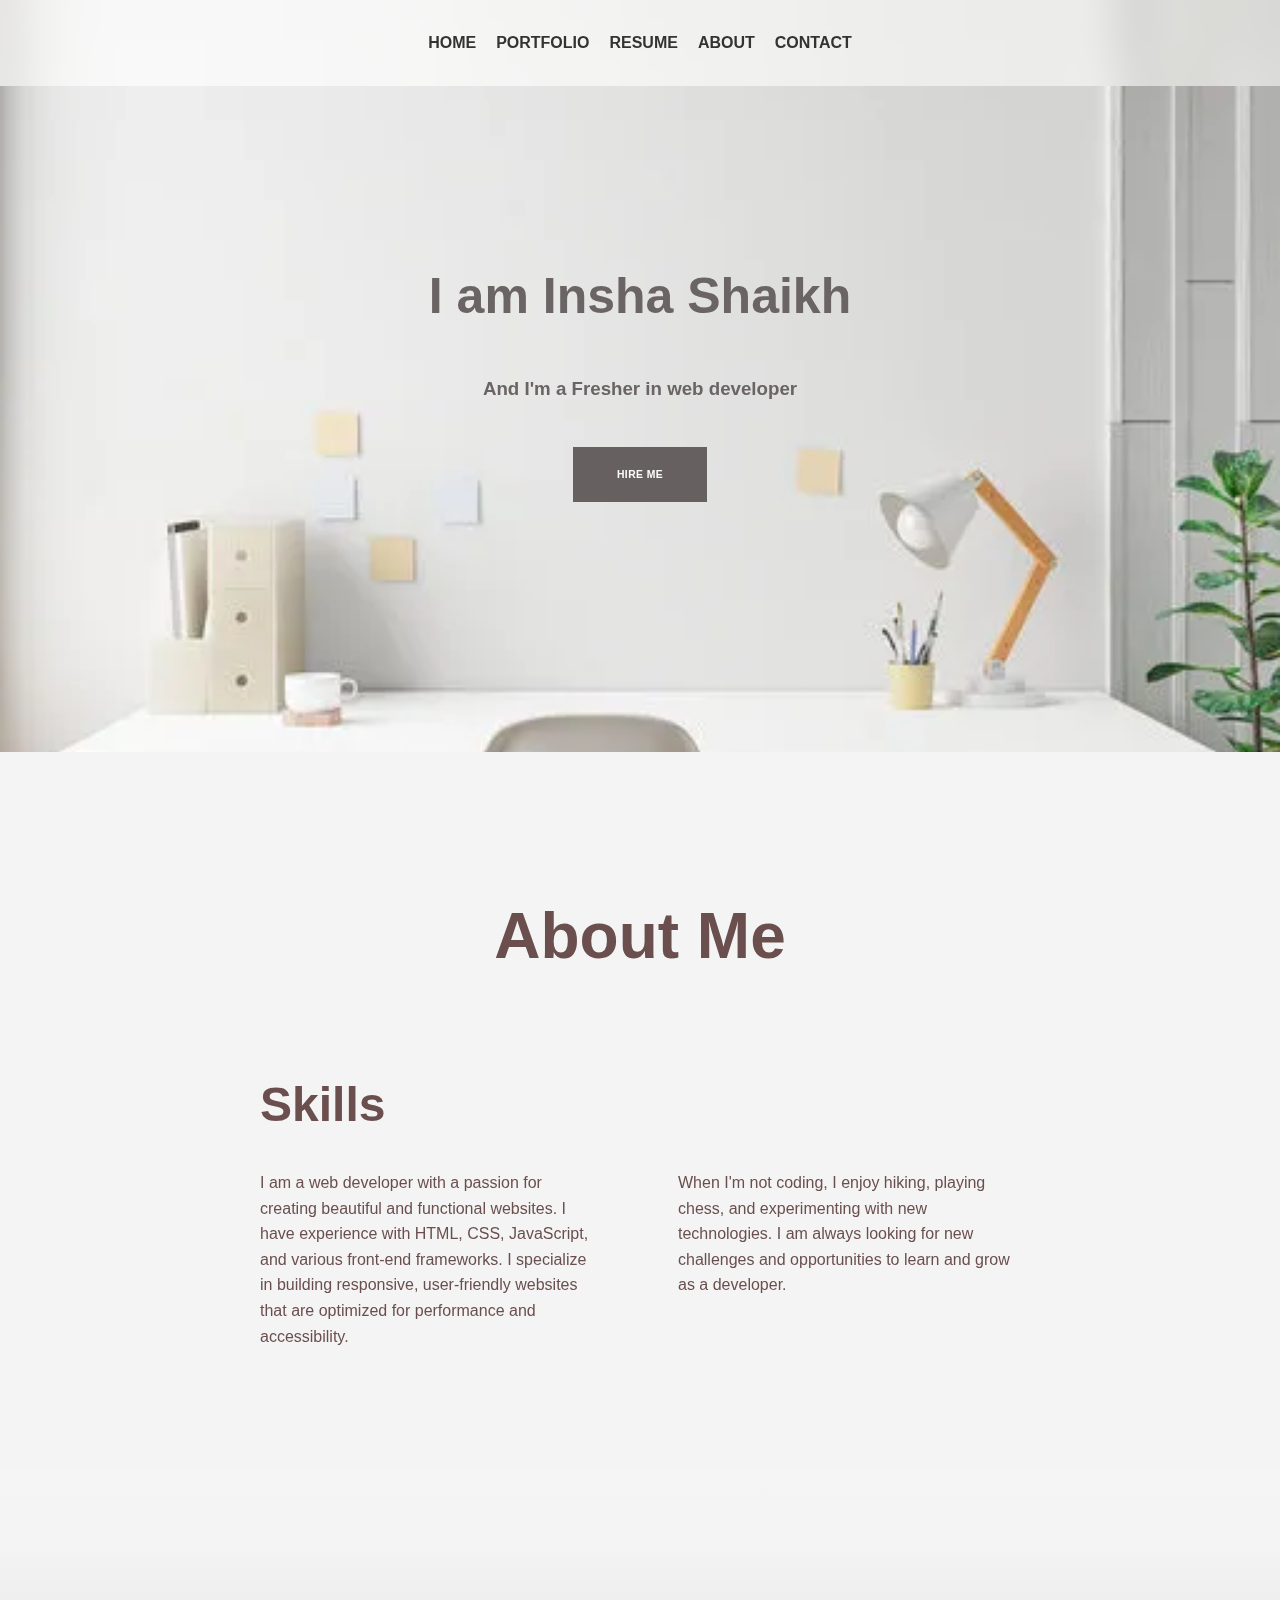
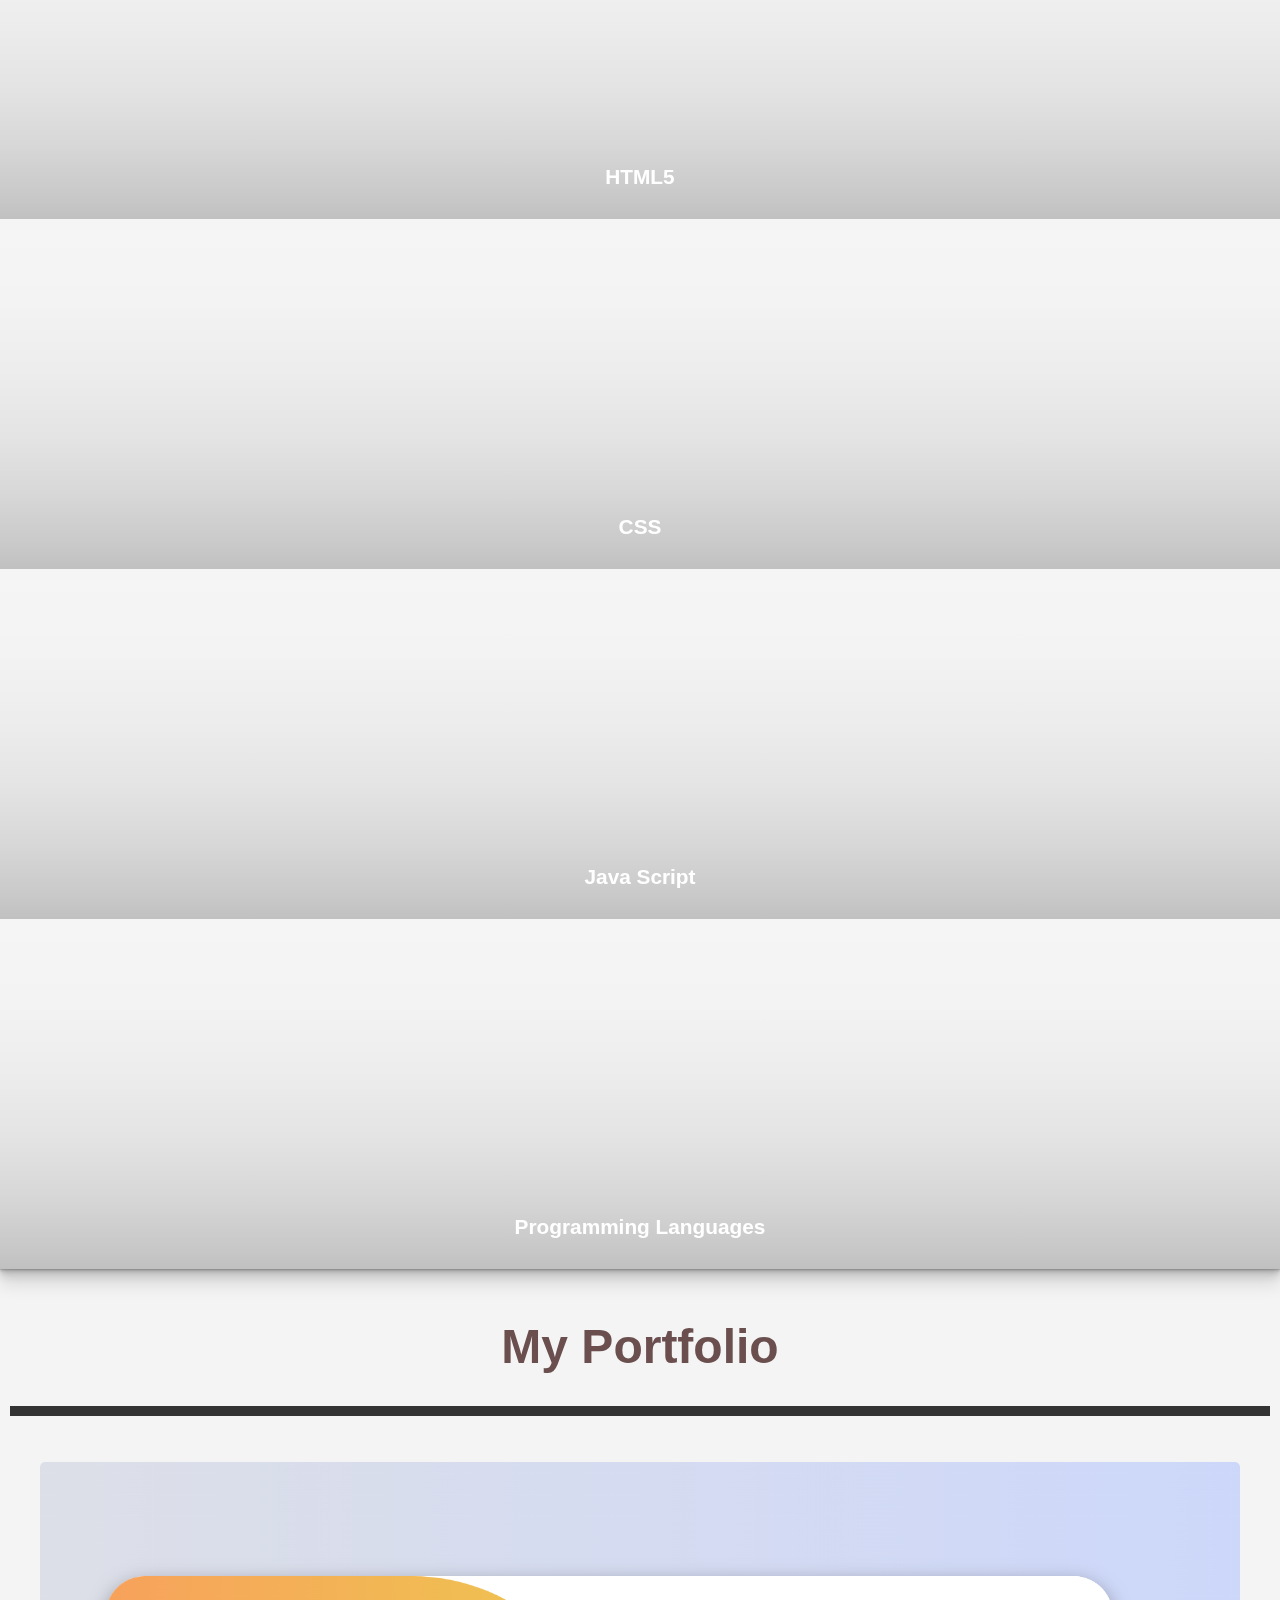
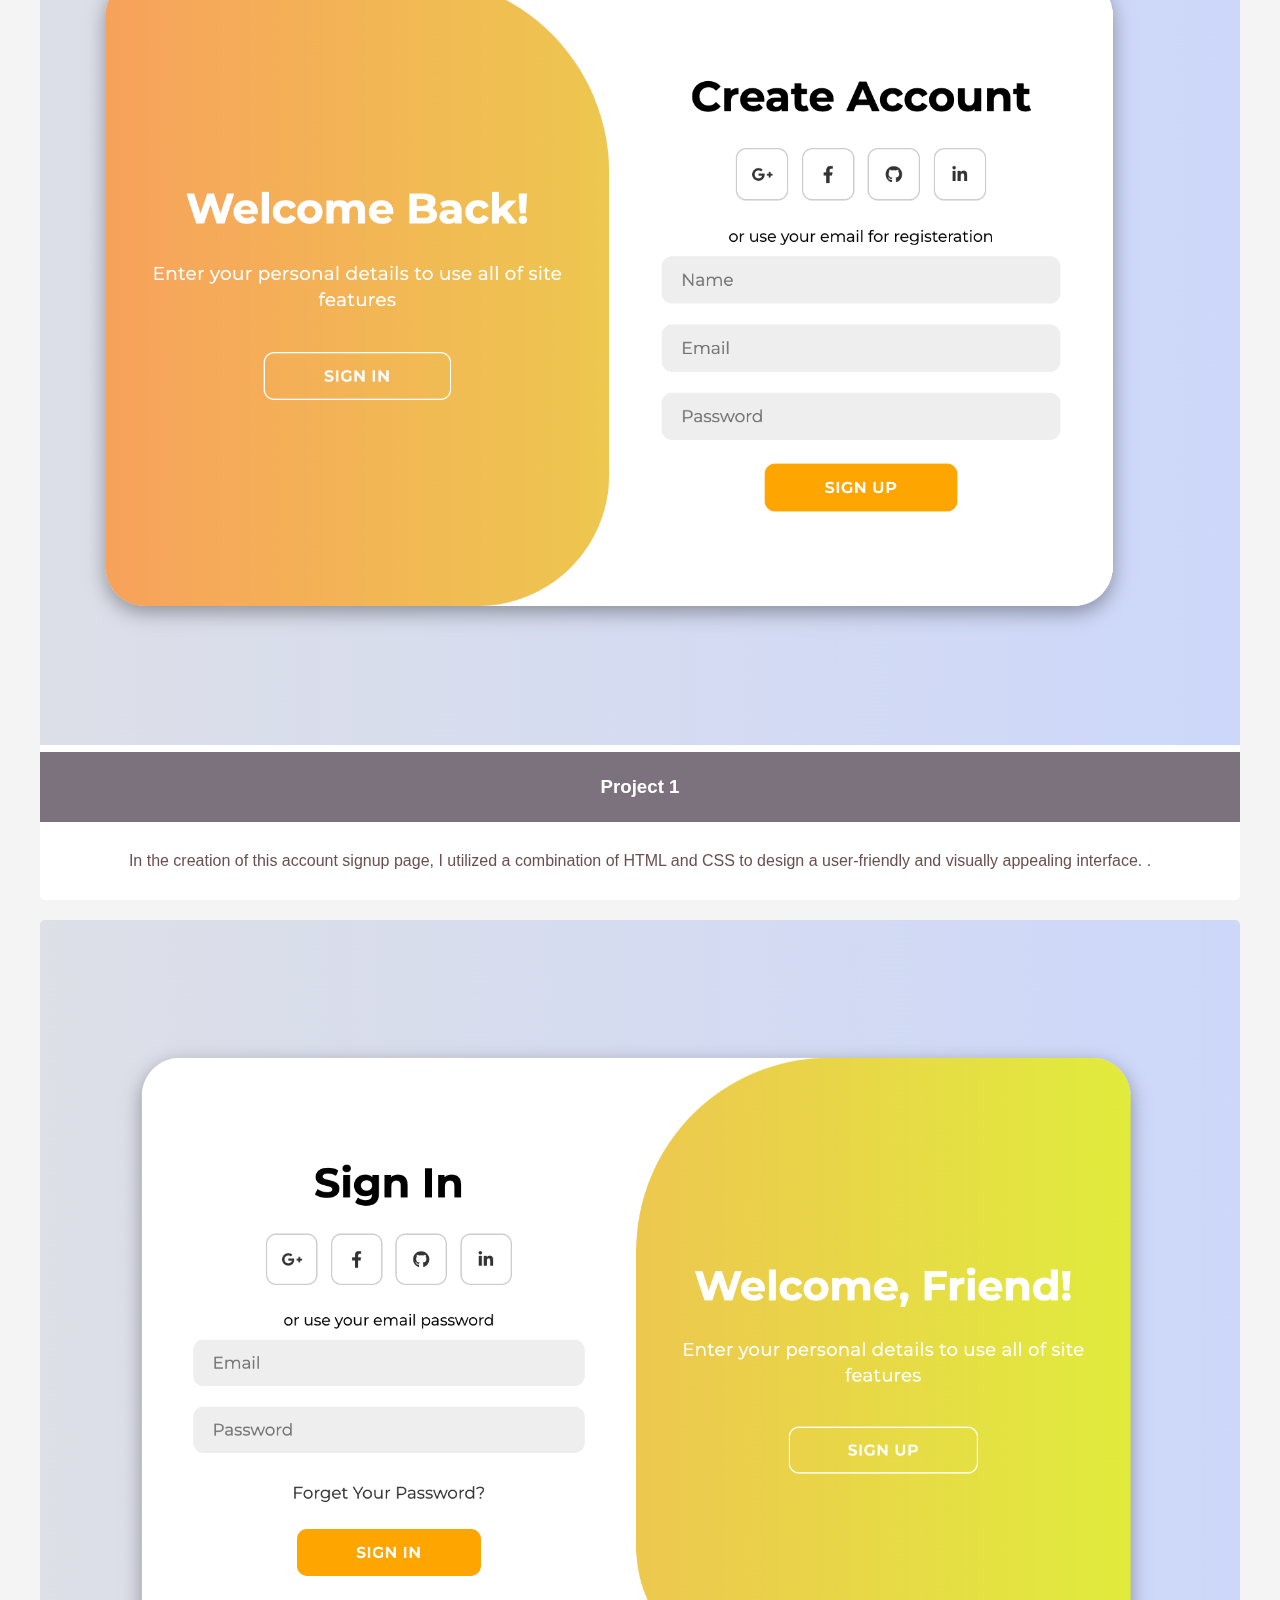
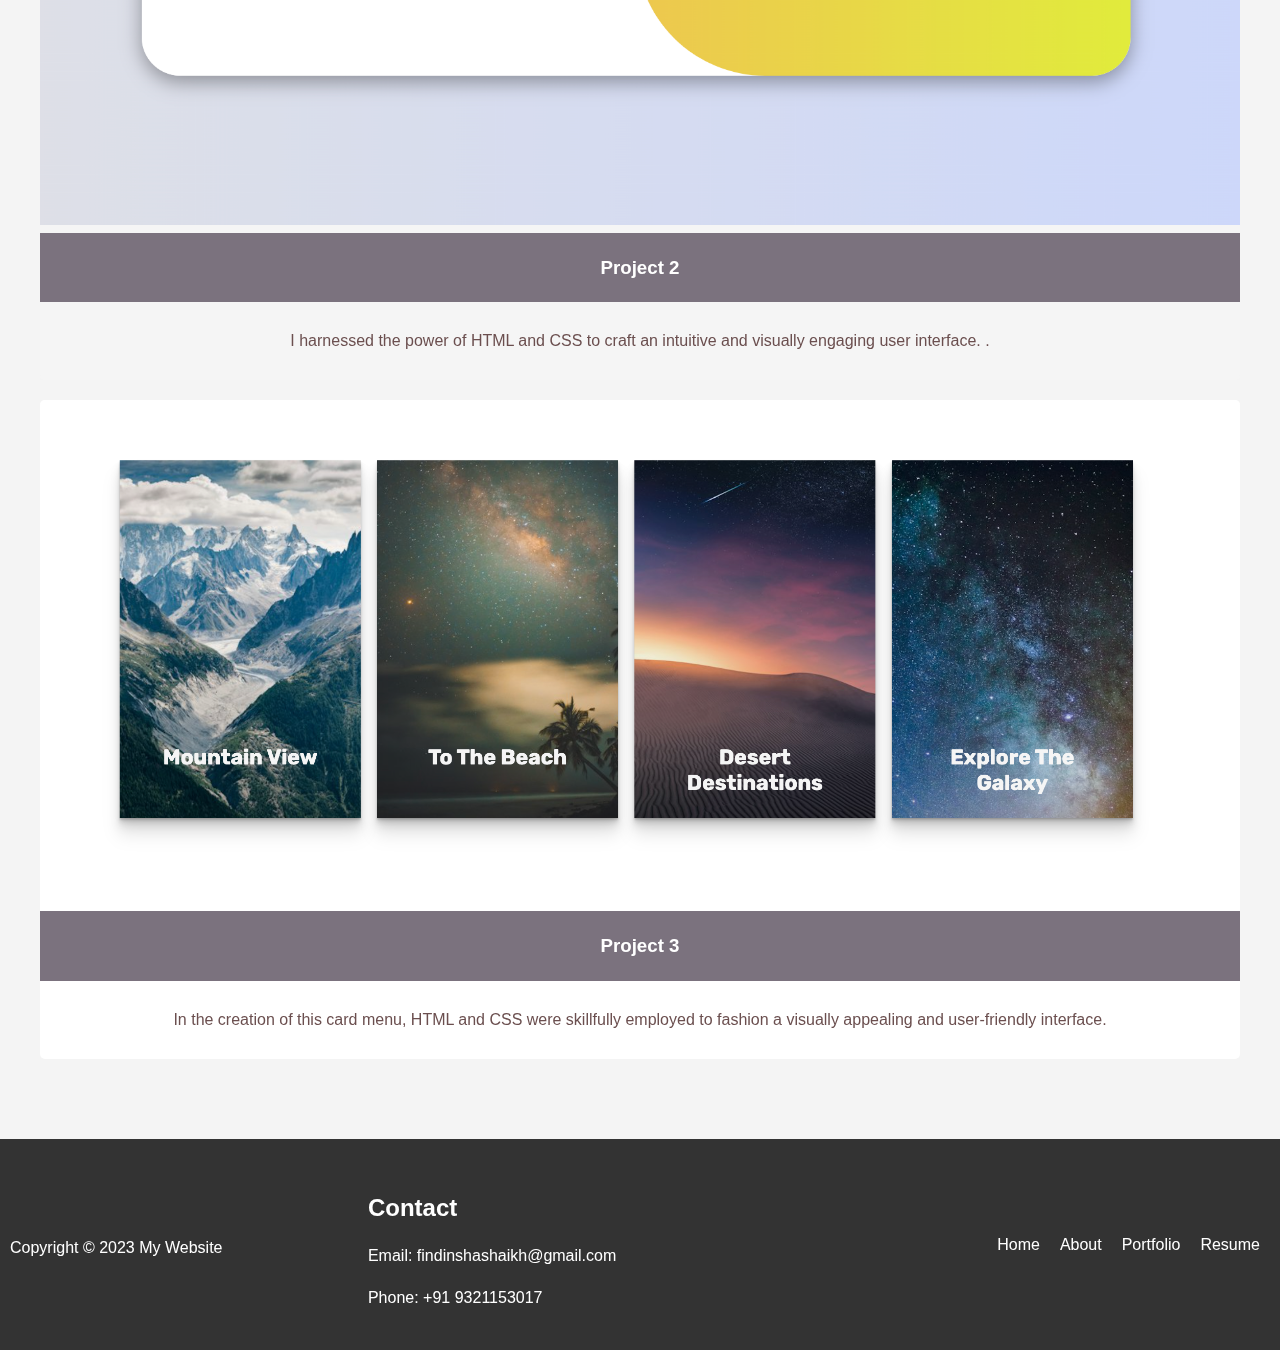
<file: index.html>
<!DOCTYPE html>
<html>
<head>
	<title>My Portfolio</title>
	<link rel="stylesheet" type="text/css" href="style.css">
  <link rel="stylesheet" href="https://use.fontawesome.com/releases/v5.6.3/css/all.css"
  integrity="sha384-UHRtZLI+pbxtHCWp1t77Bi1L4ZtiqrqD80Kn4Z8NTSRyMA2Fd33n5dQ8lWUE00s/" crossorigin="anonymous">

</head>
<body>
  <header>
    <div class="menu-container"id="Home">
      <div class="menu-item" ><a href="#Home"> HOME</a></div>
      <div class="menu-item"><a href="#portfolio">PORTFOLIO</a></div>
      <div class="menu-item"><a href='Resume.html'>RESUME</a></div>
      <div class="menu-item" ><a href="#about">ABOUT</a></div>
      <div class="menu-item"><a href="#contactme">CONTACT</a></div>
    </div>
    
    <div class="hero-text" >
      <h1 class="hero-text" style="font-size:50px">I am Insha Shaikh</h1>
      <h3>And I'm a Fresher in web developer</h3>
      <button class="btn button"><a href='Resume.html'>Hire me</a></button>
    </div>
  </header>
      
      </div>
      <section id="about">
        <div class="container">
          <h2 class="section-title ">About Me</h2>
          <div class="about-content">
            <p>I am a web developer with a passion for creating beautiful and functional websites. I have experience with HTML, CSS, JavaScript, and various front-end frameworks. I specialize in building responsive, user-friendly websites that are optimized for performance and accessibility.</p>
            <p>When I'm not coding, I enjoy hiking, playing chess, and experimenting with new technologies. I am always looking for new challenges and opportunities to learn and grow as a developer.</p>
            <div>
                <h2 class="skills-title">Skills</h2>
            </div>
    </div>
  </div>
</section>
      <main class="page-content">
        <div class="card">
          <div class="content">
            <h2 class="title"> HTML5</h2>
            <p class="copy">HTML5 related courses I have done and achived certificates</p>
            <button class="btn">View certificates</button>
          </div>
        </div>
        <div class="card">
          <div class="content">
            <h2 class="title">CSS</h2>
            <p class="copy">Intermidiate right now but exploring and rendering the internet for Knowledge</p>
            <button class="btn">View certificates</button>
          </div>
        </div>
        <div class="card">
          <div class="content">
            <h2 class="title">Java Script</h2>
            <p class="copy">Learning the basics currently</p>
            <button class="btn">View certificates</button>
          </div>
        </div>
        <div class="card">
          <div class="content">
            <h2 class="title">Programming Languages</h2>
            <p class="copy">C (complete) || C++ (Intermidiate) || JAVA (Intermidiate) || Python (Intermidiate) </p>
            <button class="btn">View certificates</button>
          </div>
        </div>
      </main>
      <section id="portfolio">
        <h1 class="h1" id="myportfolio">My Portfolio</h1>
        <ul class="filter">
            <li class="portfolio-item">
                    <img src="project1.png" alt="Project 1">
                    <h3>Project 1</h3>
                    <p>
                      In the creation of this account signup page, I utilized a combination of HTML and CSS to design a user-friendly and visually appealing interface. .</p>                </a>
            </li>
            <li class="portfolio-item">
              <img src="project3.png" alt="Project 3">
              <h3>Project 2</h3>
              <p>I harnessed the power of HTML and CSS to craft an intuitive and visually engaging user interface. . </p>          </a>
            </li>
            <li class="portfolio-item">
                    <img src="project2.png" alt="Project 2">
                    <h3>Project 3</h3>
              <p>In the creation of this card menu, HTML and CSS were skillfully employed to fashion a visually appealing and user-friendly interface. </p>                </a>
            </li>
            
        </ul>
    </section>
</main>
<footer>
  <div class="footer-content">
    <p>Copyright © 2023 My Website</p>
    <section class="contact" id="contactme">
      <h2>Contact</h2>
      <p>Email: findinshashaikh@gmail.com</p>
      <p>Phone: +91 9321153017</p>
  </section>
  <ul>
        <li>
            <a href="https://www.facebook.com/"><i class="fab fa-facebook-f icon"></i></a>
        </li>
        <li>
            <a href="https://twitter.com/"><i class="fab fa-twitter icon"></i></a>
        </li>
        <li>
            <a href="https://www.linkedin.com/in/insha-shaikh-388876282/"><i class="fab fa-linkedin-in icon"></i></a>
        </li>
        <li>
            <a href="https://www.instagram.com/"><i class="fab fa-google-plus-g icon"></i></a>
        </li>
    </ul>
    <ul>
      <li><a href="#Home">Home</a></li>
      <li><a href="#about">About</a></li>
      <li><a href="#portfolio">Portfolio</a></li>
      <li><a href='Resume.html'>Resume</a></li>
    </ul>
  </div>
  
</footer>
</body>
</html>
</file>
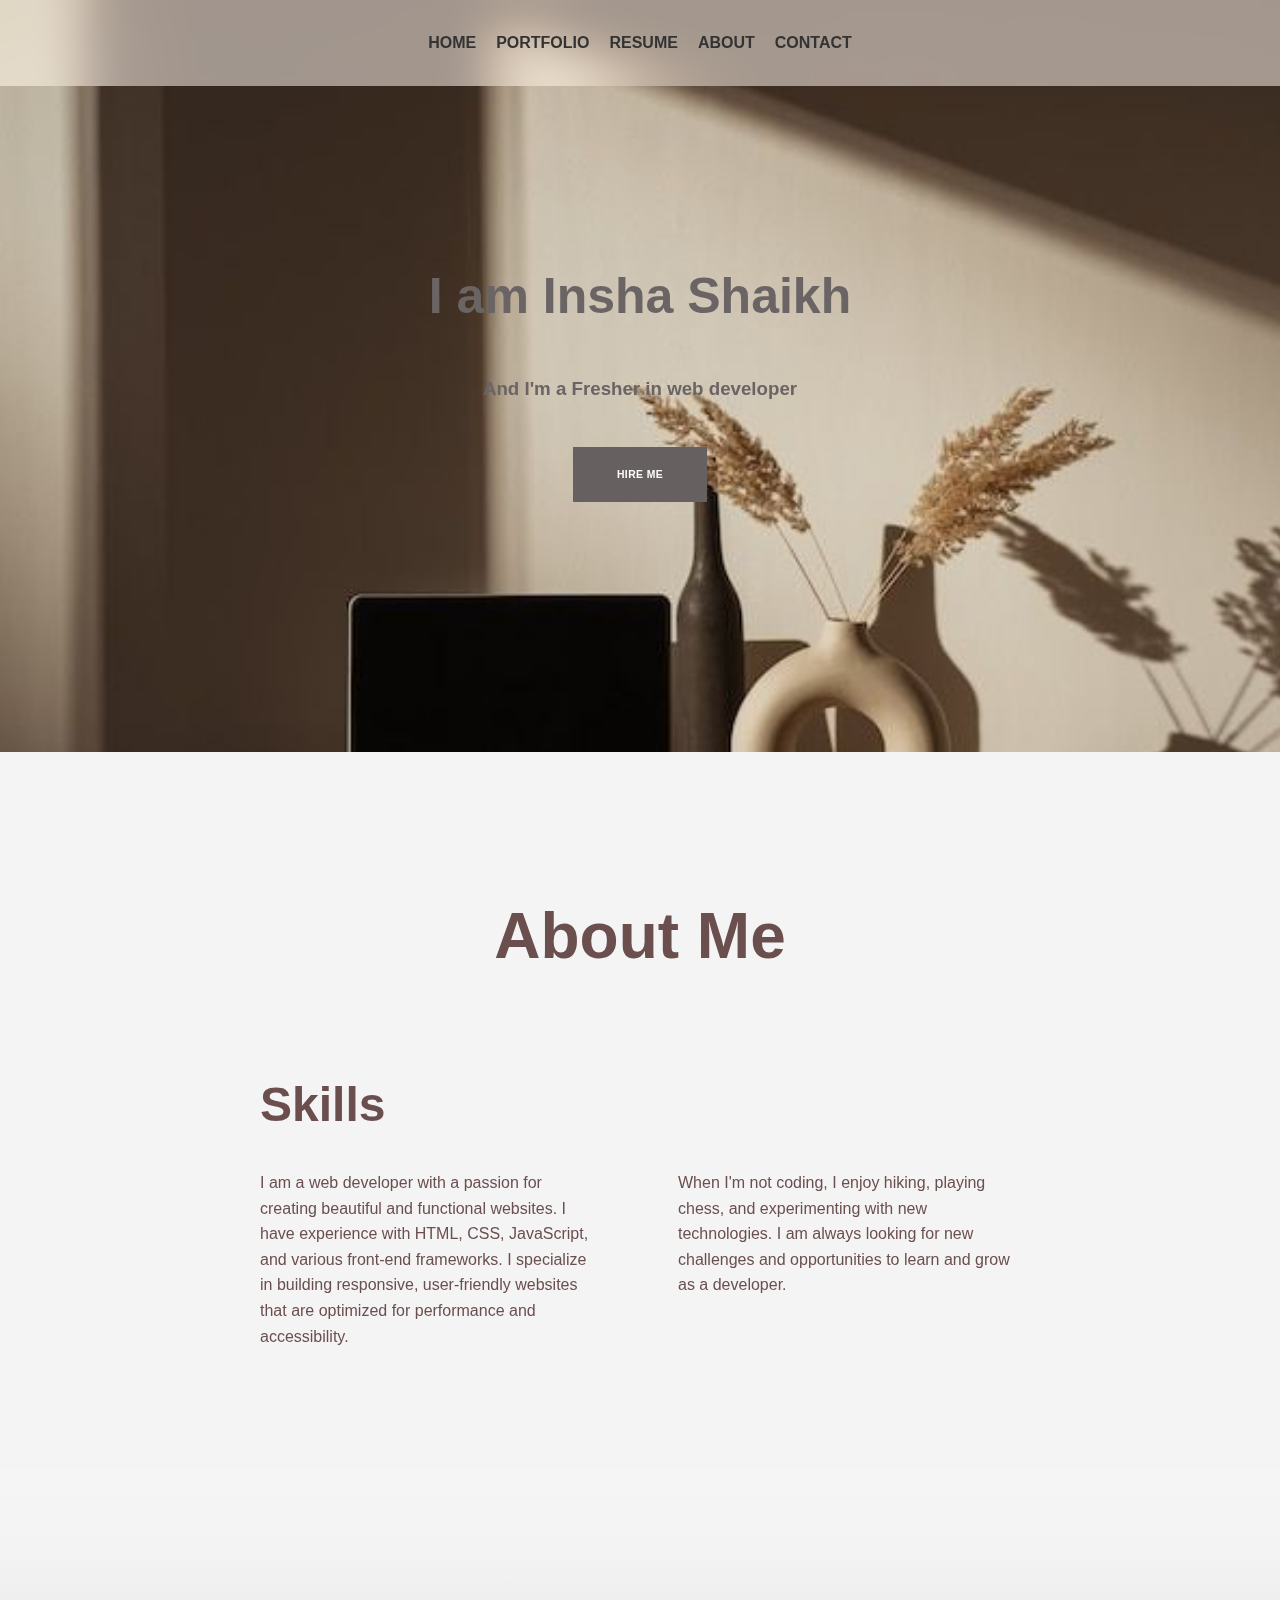
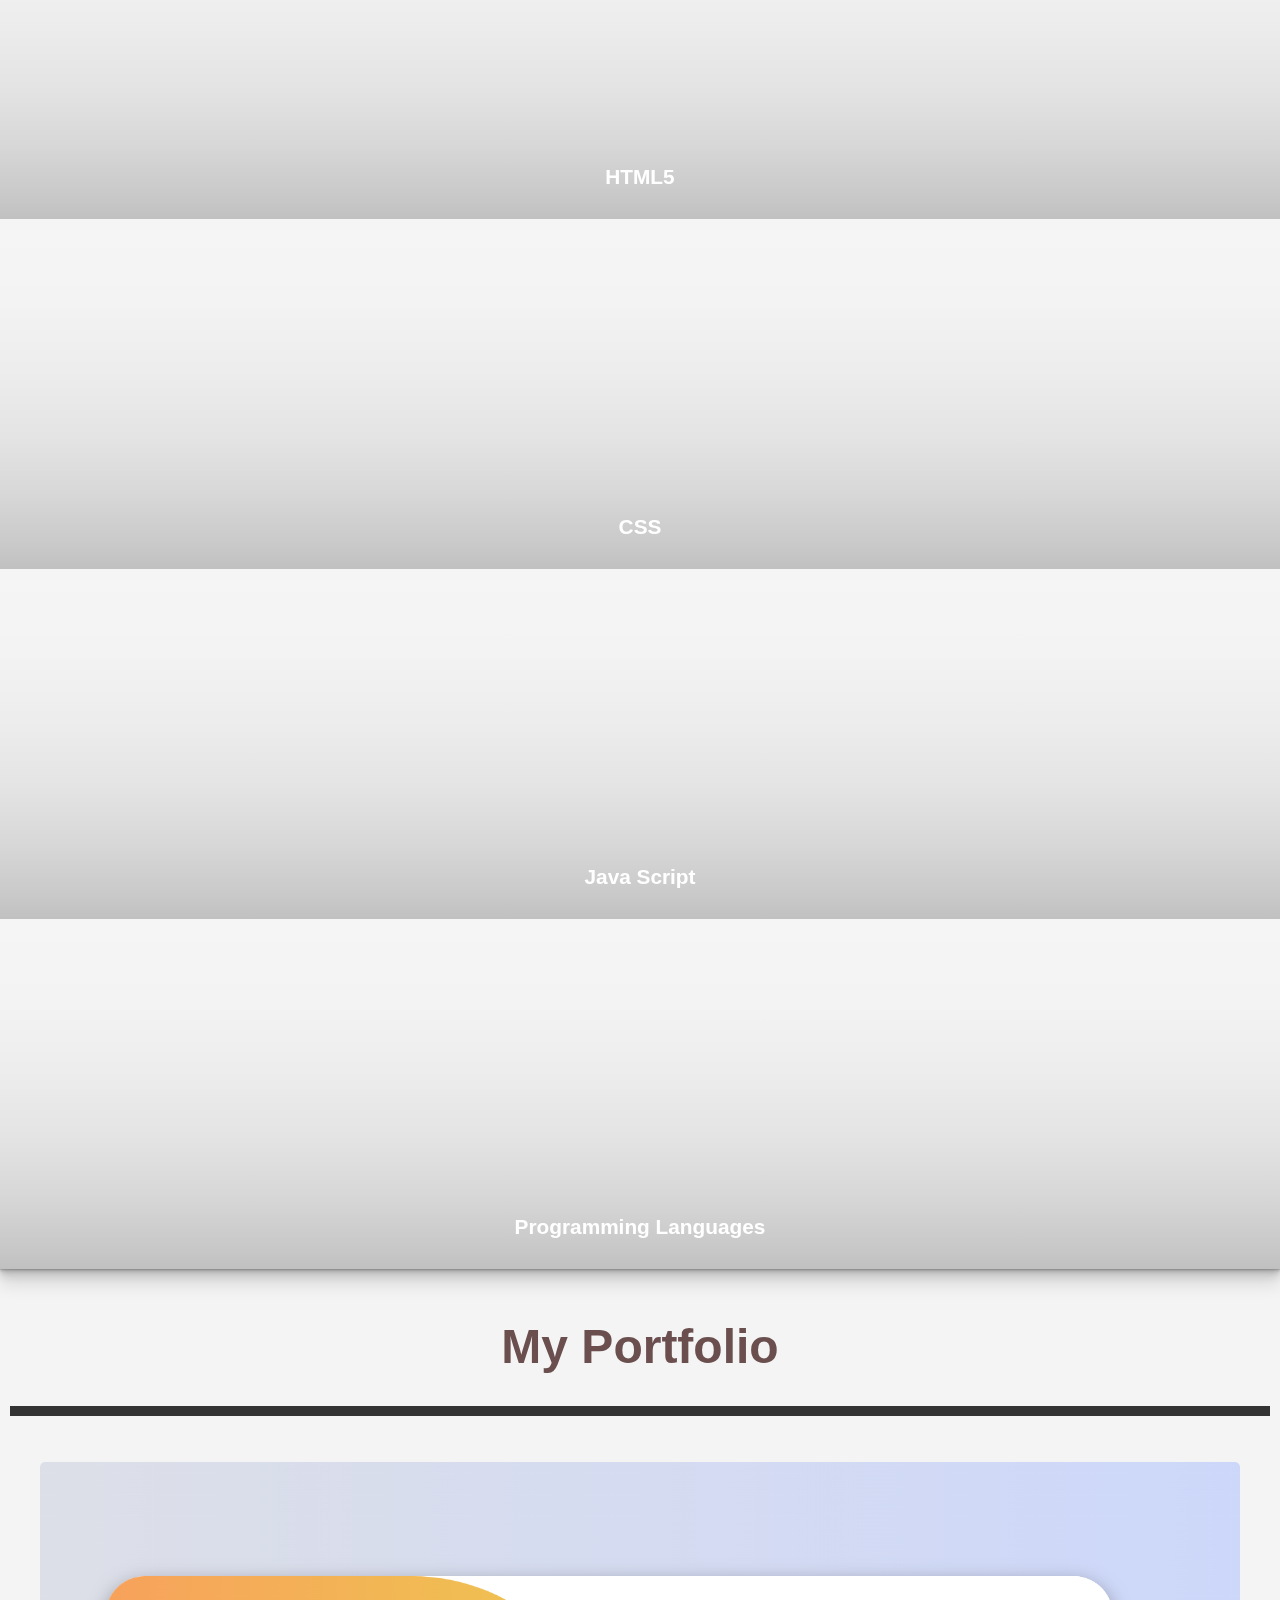
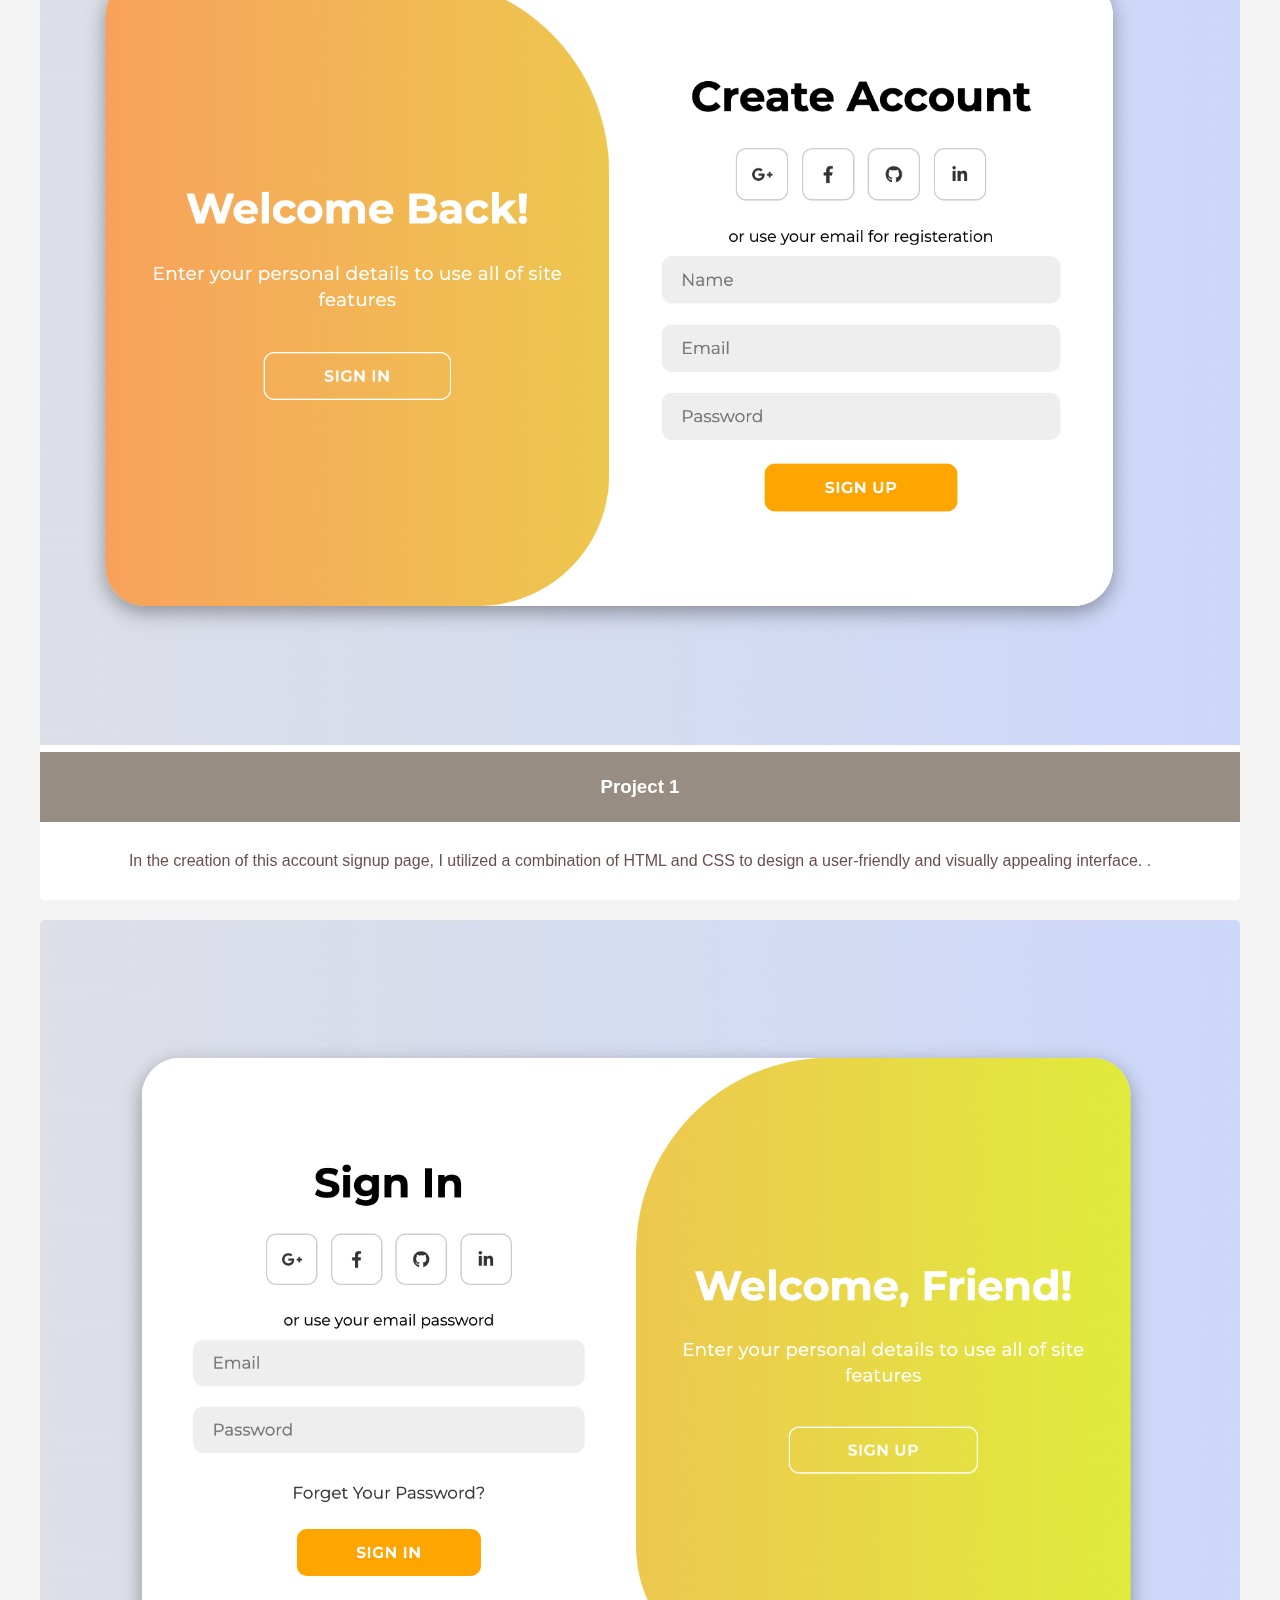
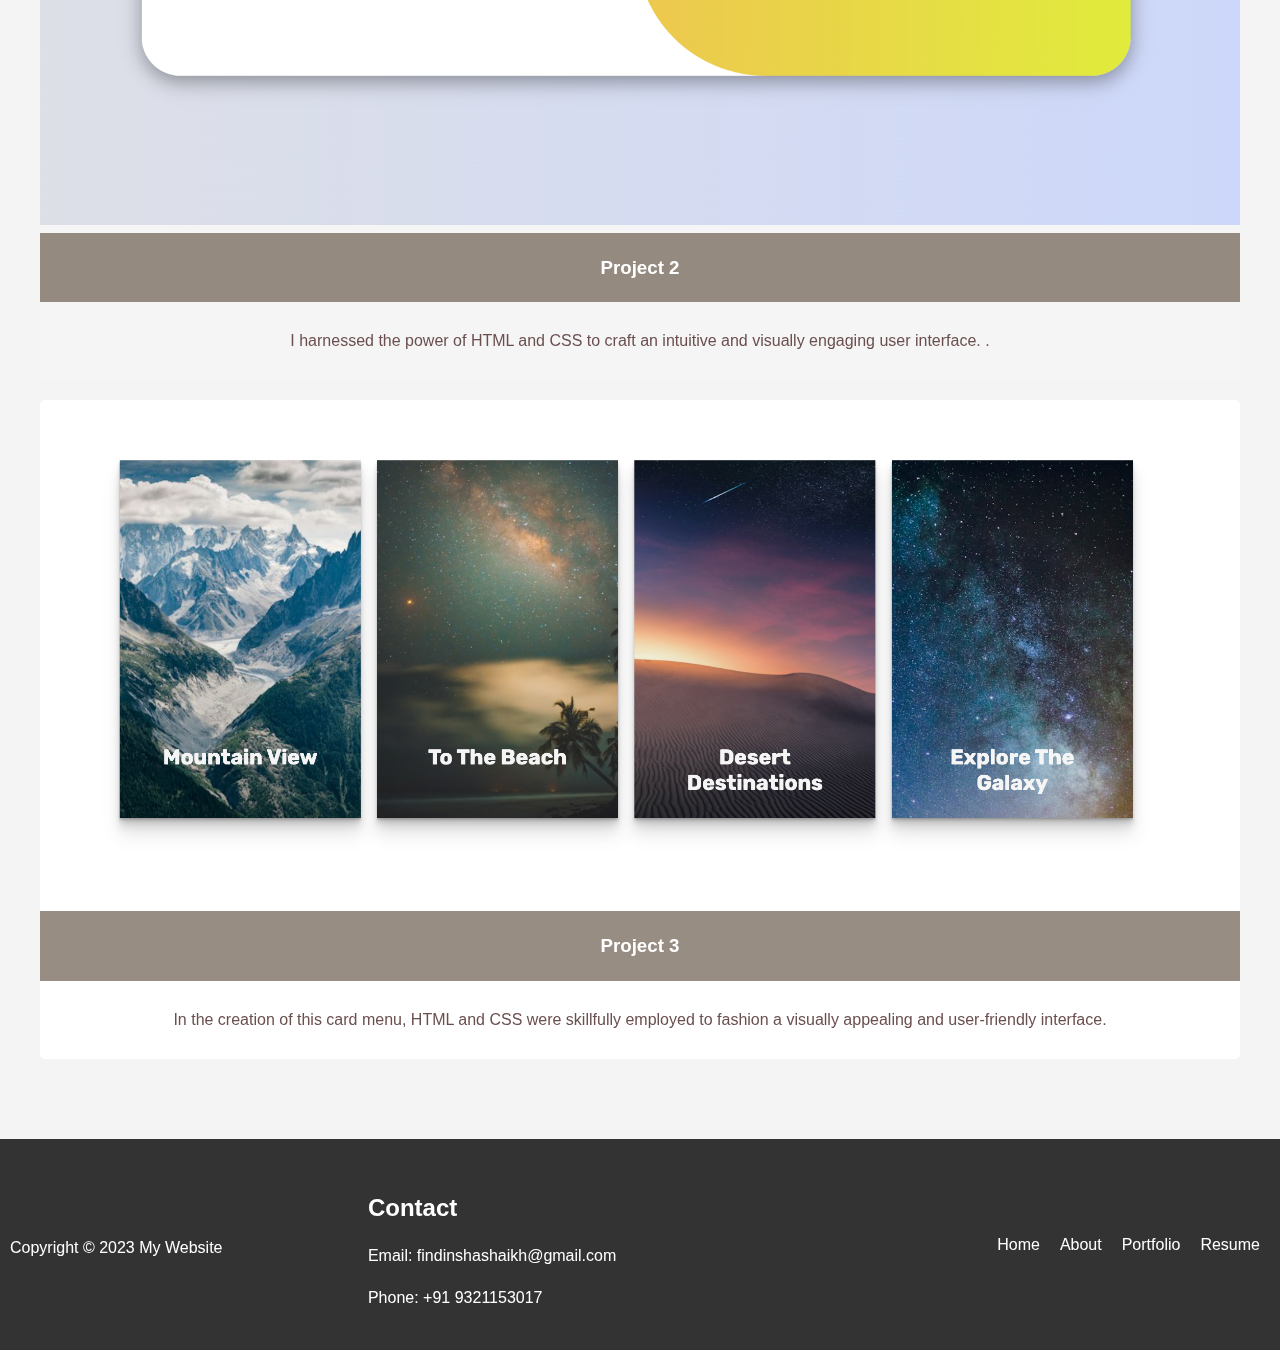
<file: portfolio-folder/index.html>
<!DOCTYPE html>
<html>
<head>
	<title>My Portfolio</title>
	<link rel="stylesheet" type="text/css" href="style.css">
  <link rel="stylesheet" href="https://use.fontawesome.com/releases/v5.6.3/css/all.css"
  integrity="sha384-UHRtZLI+pbxtHCWp1t77Bi1L4ZtiqrqD80Kn4Z8NTSRyMA2Fd33n5dQ8lWUE00s/" crossorigin="anonymous">

</head>
<body>
  <header>
    <div class="menu-container"id="Home">
      <div class="menu-item" ><a href="https://shaikh-insha.github.io/Personal.Team-Portfolio/"> HOME</a></div>
      <div class="menu-item"><a href="#portfolio">PORTFOLIO</a></div>
      <div class="menu-item"><a href='Resume.html'>RESUME</a></div>
      <div class="menu-item" ><a href="#about">ABOUT</a></div>
      <div class="menu-item"><a href="#contactme">CONTACT</a></div>
    </div>
    
    <div class="hero-text" >
      <h1 class="hero-text" style="font-size:50px">I am Insha Shaikh</h1>
      <h3>And I'm a Fresher in web developer</h3>
      <button class="btn button"><a href='Resume.html'>Hire me</a></button>
    </div>
  </header>
      
      </div>
      <section id="about">
        <div class="container">
          <h2 class="section-title ">About Me</h2>
          <div class="about-content">
            <p>I am a web developer with a passion for creating beautiful and functional websites. I have experience with HTML, CSS, JavaScript, and various front-end frameworks. I specialize in building responsive, user-friendly websites that are optimized for performance and accessibility.</p>
            <p>When I'm not coding, I enjoy hiking, playing chess, and experimenting with new technologies. I am always looking for new challenges and opportunities to learn and grow as a developer.</p>
            <div>
                <h2 class="skills-title">Skills</h2>
            </div>
    </div>
  </div>
</section>
      <main class="page-content">
        <div class="card">
          <div class="content">
            <h2 class="title"> HTML5</h2>
            <p class="copy">HTML5 related courses I have done and achived certificates</p>
            <button class="btn">View certificates</button>
          </div>
        </div>
        <div class="card">
          <div class="content">
            <h2 class="title">CSS</h2>
            <p class="copy">Intermidiate right now but exploring and rendering the internet for Knowledge</p>
            <button class="btn">View certificates</button>
          </div>
        </div>
        <div class="card">
          <div class="content">
            <h2 class="title">Java Script</h2>
            <p class="copy">Learning the basics currently</p>
            <button class="btn">View certificates</button>
          </div>
        </div>
        <div class="card">
          <div class="content">
            <h2 class="title">Programming Languages</h2>
            <p class="copy">C (complete) || C++ (Intermidiate) || JAVA (Intermidiate) || Python (Intermidiate) </p>
            <button class="btn">View certificates</button>
          </div>
        </div>
      </main>
      <section id="portfolio">
        <h1 class="h1" id="myportfolio">My Portfolio</h1>
        <ul class="filter">
            <li class="portfolio-item">
                    <img src="project1.png" alt="Project 1">
                    <h3>Project 1</h3>
                    <p>
                      In the creation of this account signup page, I utilized a combination of HTML and CSS to design a user-friendly and visually appealing interface. .</p>                </a>
            </li>
            <li class="portfolio-item">
              <img src="project3.png" alt="Project 3">
              <h3>Project 2</h3>
              <p>I harnessed the power of HTML and CSS to craft an intuitive and visually engaging user interface. . </p>          </a>
            </li>
            <li class="portfolio-item">
                    <img src="project2.png" alt="Project 2">
                    <h3>Project 3</h3>
              <p>In the creation of this card menu, HTML and CSS were skillfully employed to fashion a visually appealing and user-friendly interface. </p>                </a>
            </li>
            
        </ul>
    </section>
</main>
<footer>
  <div class="footer-content">
    <p>Copyright © 2023 My Website</p>
    <section class="contact" id="contactme">
      <h2>Contact</h2>
      <p>Email: findinshashaikh@gmail.com</p>
      <p>Phone: +91 9321153017</p>
  </section>
  <ul>
        <li>
            <a href="https://www.facebook.com/"><i class="fab fa-facebook-f icon"></i></a>
        </li>
        <li>
            <a href="https://twitter.com/"><i class="fab fa-twitter icon"></i></a>
        </li>
        <li>
            <a href="https://www.linkedin.com/in/insha-shaikh-388876282/"><i class="fab fa-linkedin-in icon"></i></a>
        </li>
        <li>
            <a href="https://www.instagram.com/"><i class="fab fa-google-plus-g icon"></i></a>
        </li>
    </ul>
    <ul>
      <li><a href="#Home">Home</a></li>
      <li><a href="#about">About</a></li>
      <li><a href="#portfolio">Portfolio</a></li>
      <li><a href='Resume.html'>Resume</a></li>
    </ul>
  </div>
  
</footer>
</body>
</html>
</file>
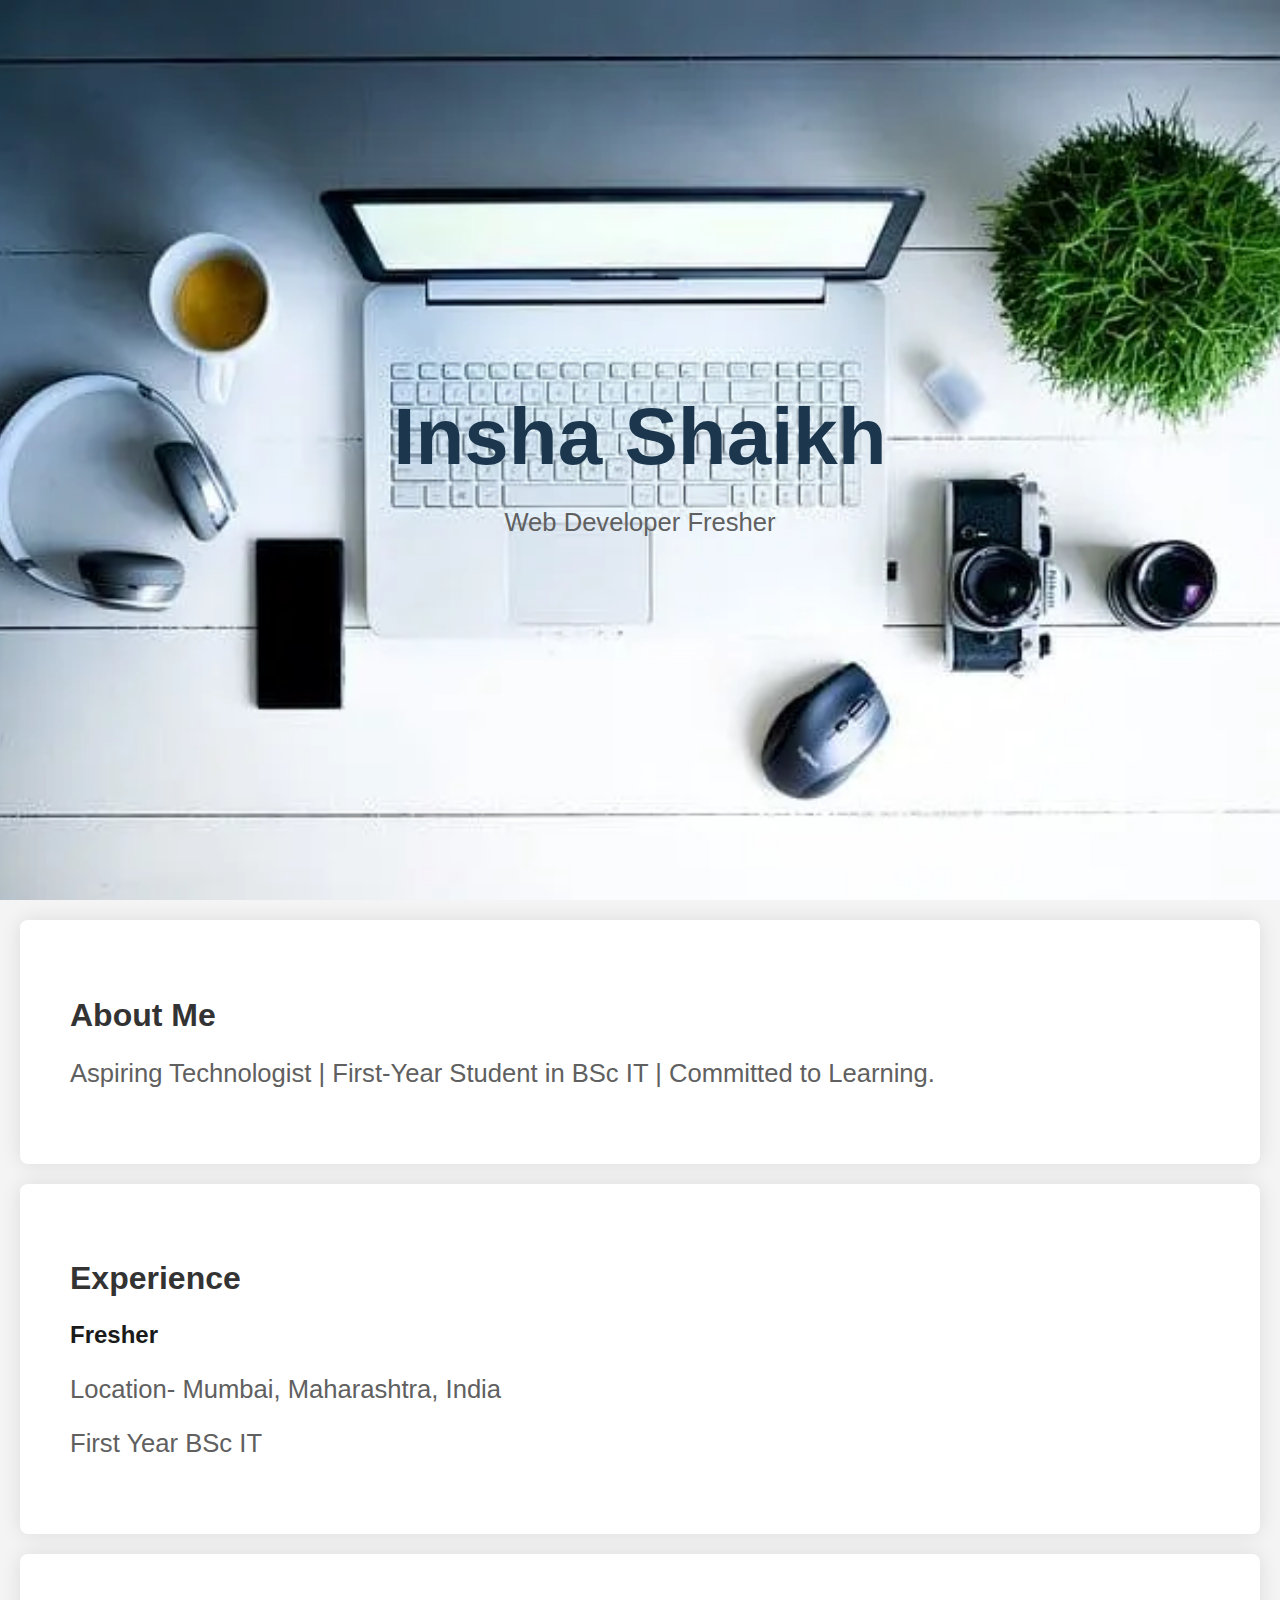
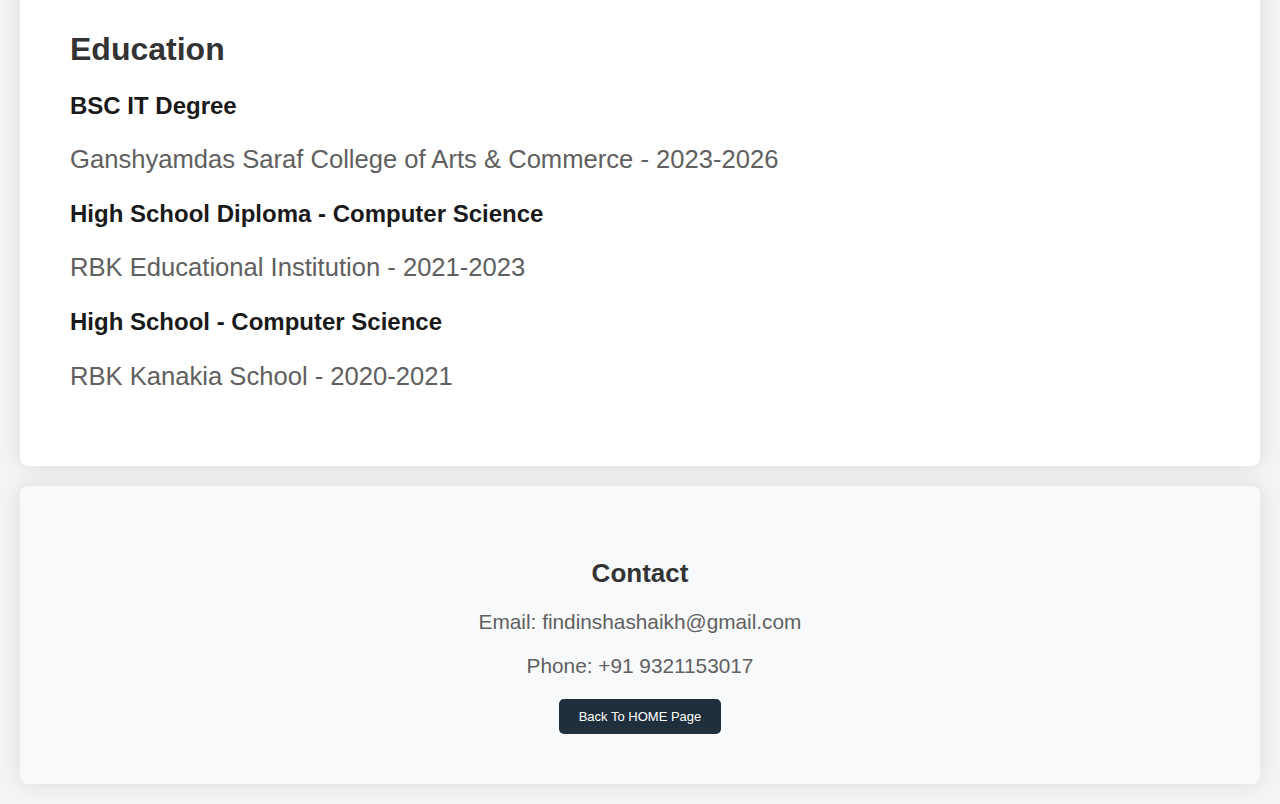
<file: Resume.html>
<!DOCTYPE html>
<html lang="en">
<head>
    <meta charset="UTF-8">
    <meta name="viewport" content="width=device-width, initial-scale=1.0">
    <title>Resume</title>
<style>
    body {
    margin: 0;
    font-family: 'Arial', sans-serif;
    background-color: #f4f4f4;
    color: #333;
}

.parallax {
    background-image: url(home.webp);
    background-attachment: fixed;
    background-position: center;
    background-repeat: no-repeat;
    background-size: cover; 
    height: 100vh;
    display: flex;
    justify-content: center;
    align-items: center;
    color: #fff;
    text-align: center;
}

.parallax-content {
    max-width: 600px;
    margin: 0 auto;
}

h1 {
    font-size: 5em;
    margin-bottom: 10px;
    color: #1b364d;
}

p {
    font-size: 1.6em;
    color: #606060;
}

section {
    padding: 50px;
    background-color: #fff;
    box-shadow: 0 0 20px rgba(0, 0, 0, 0.1);
    margin: 20px;
    border-radius: 8px;
}

h2 {
    color: #333;
    font-size: 2em;
    margin-bottom: 20px;
}

h3 {
    color: #1a1a1a;
    font-size: 1.5em;
    margin-bottom: 10px;
}

a {
    text-decoration: none;
    background-color: #202f3e;
    color: #fff;
    padding: 10px 20px;
    border-radius: 5px;
    transition: background-color 0.3s ease-in-out;
    display: inline-block;
}

a:hover {
    background-color: #7d8ea0;
}
.contact {
    background-color: #f8f9fa;
    padding: 50px;
    text-align: center;
    box-shadow: 0 0 20px rgba(0, 0, 0, 0.1);
    margin: 20px;
    border-radius: 8px;
    font-size: 13px;
}
@media (max-width: 768px) {
            h1 {
                font-size: 3em;
            }

            p, h2, h3, .contact {
                font-size: 1.2em;
            }

            .parallax-content {
                max-width: 100%;
                padding: 0 20px;
            }

            section {
                padding: 30px;
            }
        }

</style>

</head>
<body>

    <div class="parallax">
        <div class="parallax-content">
            <h1>Insha Shaikh</h1>
            <p>Web Developer Fresher</p>
        </div>
    </div>

    <section class="about">
        <h2>About Me</h2>
        <p>Aspiring Technologist | First-Year Student in BSc IT | Committed to Learning.</p>
    </section>

    <section class="experience">
        <h2>Experience</h2>
        <div class="job">
            <h3>Fresher</h3>
            <p>Location- Mumbai, Maharashtra, India </p>
            <p>First Year BSc IT</p>
        </div>
        <!-- Add more job sections as needed -->
    </section>

    <section class="education">
        <h2>Education</h2>
        <div class="degree">
            <h3>BSC IT Degree</h3>
            <p>Ganshyamdas Saraf College of Arts & Commerce - 2023-2026</p>
        </div>
        <div class="degree">
            <h3>High School Diploma - Computer Science </h3>
            <p>RBK Educational Institution - 2021-2023</p>
        </div>
        <div class="degree">
            <h3>High School - Computer Science  </h3>
            <p>RBK Kanakia School  - 2020-2021</p>
        </div>
        
        <!-- Add more education sections as needed -->
    </section>

    <section class="contact" id="contactme">
        <h2>Contact</h2>
        <p>Email: findinshashaikh@gmail.com</p>
        <p>Phone: +91 9321153017</p>
        <a href="index.html">Back To HOME Page</a>
    </section>

</body>
</html>
</file>
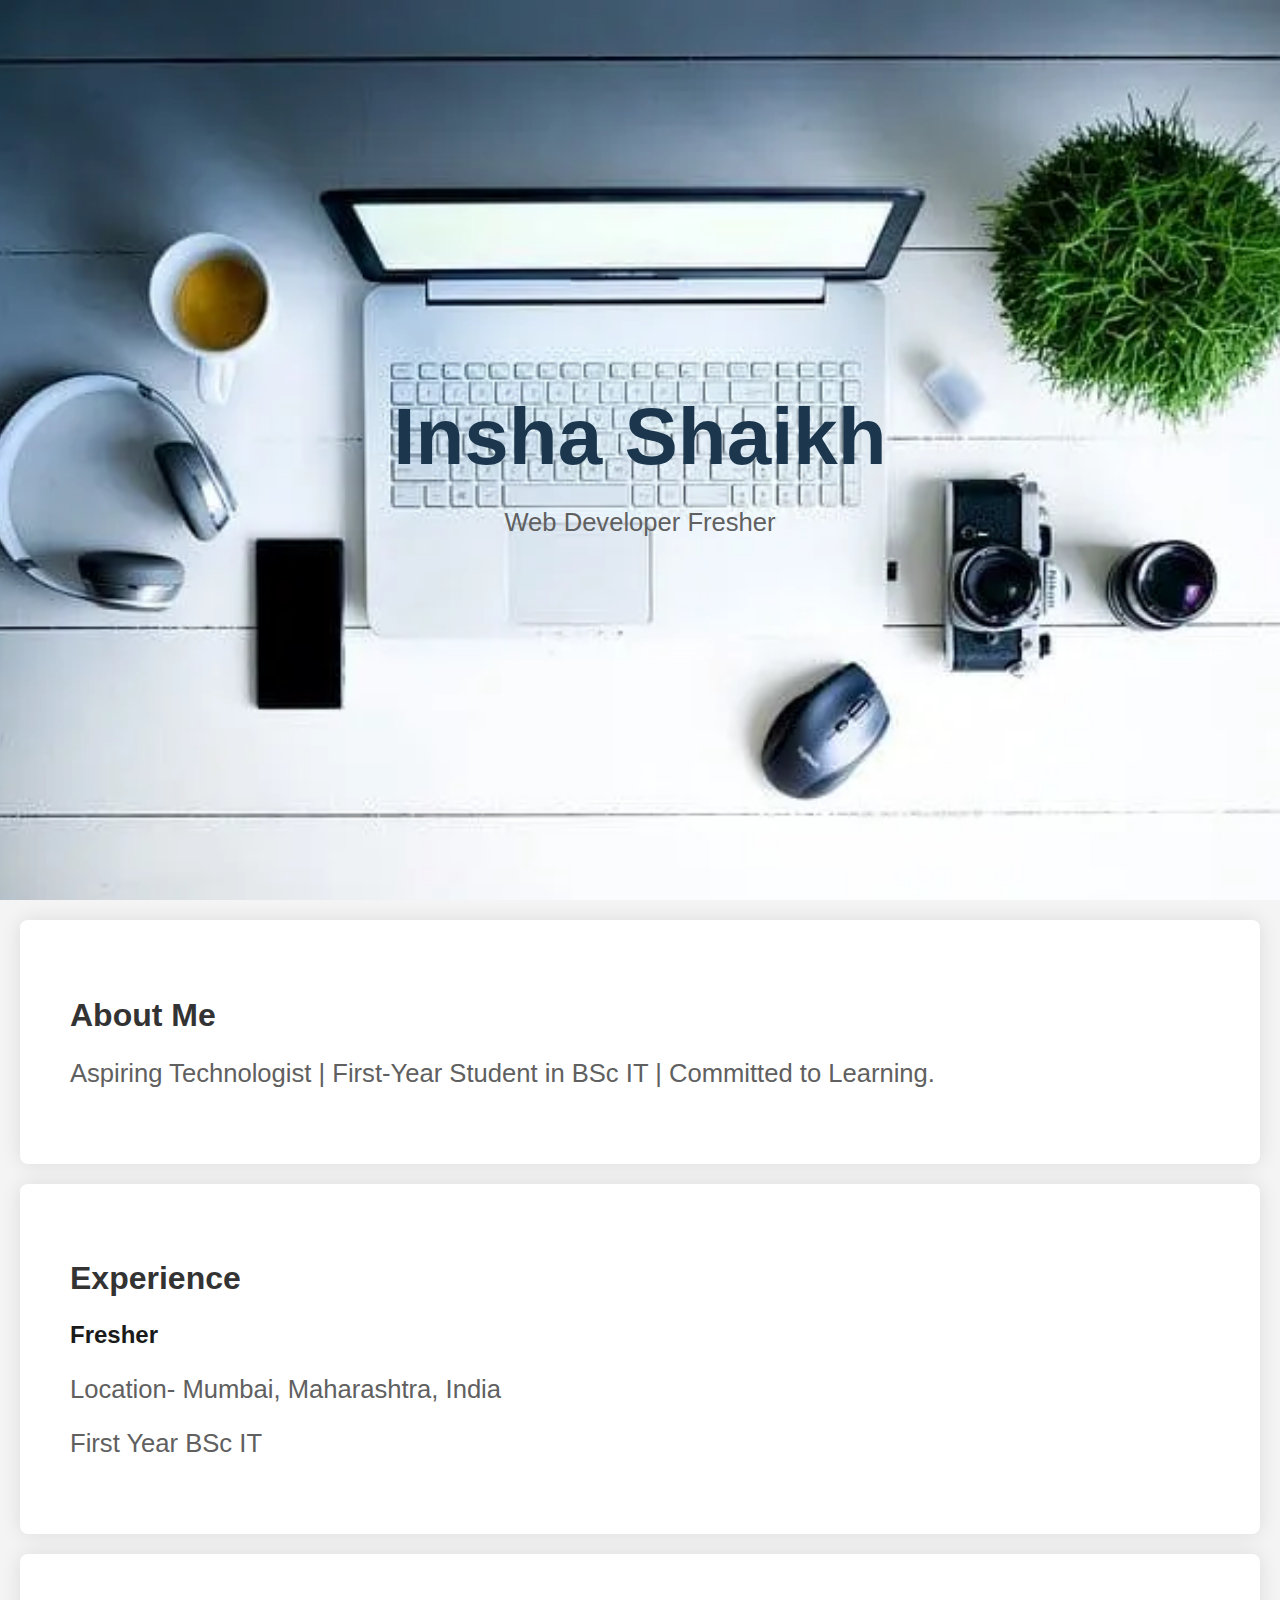
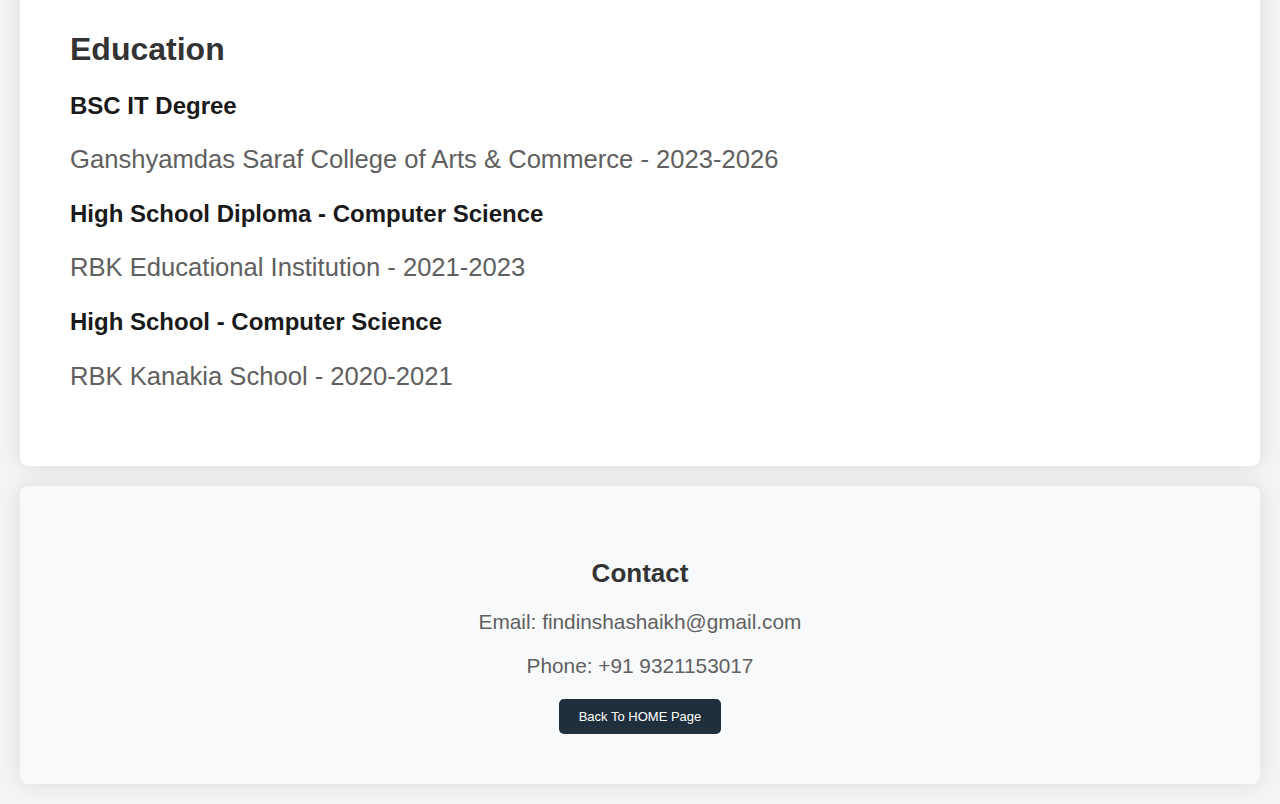
<file: portfolio-folder/Resume.html>
<!DOCTYPE html>
<html lang="en">
<head>
    <meta charset="UTF-8">
    <meta name="viewport" content="width=device-width, initial-scale=1.0">
    <title>Resume</title>
<style>
    body {
    margin: 0;
    font-family: 'Arial', sans-serif;
    background-color: #f4f4f4;
    color: #333;
}

.parallax {
    background-image: url(home.webp);
    background-attachment: fixed;
    background-position: center;
    background-repeat: no-repeat;
    background-size: cover; 
    height: 100vh;
    display: flex;
    justify-content: center;
    align-items: center;
    color: #fff;
    text-align: center;
}

.parallax-content {
    max-width: 600px;
    margin: 0 auto;
}

h1 {
    font-size: 5em;
    margin-bottom: 10px;
    color: #1b364d;
}

p {
    font-size: 1.6em;
    color: #606060;
}

section {
    padding: 50px;
    background-color: #fff;
    box-shadow: 0 0 20px rgba(0, 0, 0, 0.1);
    margin: 20px;
    border-radius: 8px;
}

h2 {
    color: #333;
    font-size: 2em;
    margin-bottom: 20px;
}

h3 {
    color: #1a1a1a;
    font-size: 1.5em;
    margin-bottom: 10px;
}

a {
    text-decoration: none;
    background-color: #202f3e;
    color: #fff;
    padding: 10px 20px;
    border-radius: 5px;
    transition: background-color 0.3s ease-in-out;
    display: inline-block;
}

a:hover {
    background-color: #7d8ea0;
}
.contact {
    background-color: #f8f9fa;
    padding: 50px;
    text-align: center;
    box-shadow: 0 0 20px rgba(0, 0, 0, 0.1);
    margin: 20px;
    border-radius: 8px;
    font-size: 13px;
}
@media (max-width: 768px) {
            h1 {
                font-size: 3em;
            }

            p, h2, h3, .contact {
                font-size: 1em;
            }

            .parallax-content {
                max-width: 100%;
                padding: 0 20px;
            }

            section {
                padding: 30px;
            }
        }

</style>

</head>
<body>

    <div class="parallax">
        <div class="parallax-content">
            <h1>Insha Shaikh</h1>
            <p>Web Developer Fresher</p>
        </div>
    </div>

    <section class="about">
        <h2>About Me</h2>
        <p>Aspiring Technologist | First-Year Student in BSc IT | Committed to Learning.</p>
    </section>

    <section class="experience">
        <h2>Experience</h2>
        <div class="job">
            <h3>Fresher</h3>
            <p>Location- Mumbai, Maharashtra, India </p>
            <p>First Year BSc IT</p>
        </div>
        <!-- Add more job sections as needed -->
    </section>

    <section class="education">
        <h2>Education</h2>
        <div class="degree">
            <h3>BSC IT Degree</h3>
            <p>Ganshyamdas Saraf College of Arts & Commerce - 2023-2026</p>
        </div>
        <div class="degree">
            <h3>High School Diploma - Computer Science </h3>
            <p>RBK Educational Institution - 2021-2023</p>
        </div>
        <div class="degree">
            <h3>High School - Computer Science  </h3>
            <p>RBK Kanakia School  - 2020-2021</p>
        </div>
        
        <!-- Add more education sections as needed -->
    </section>

    <section class="contact" id="contactme">
        <h2>Contact</h2>
        <p>Email: findinshashaikh@gmail.com</p>
        <p>Phone: +91 9321153017</p>
        <a href="index.html">Back To HOME Page</a>
    </section>

</body>
</html>
</file>
<file: style.css>
@import url("https://fonts.googleapis.com/css?family=Cardo:400i|Rubik:400,700&display=swap");
:root {
  --d: 700ms;
  --e: cubic-bezier(0.19, 1, 0.22, 1);
  --font-sans: "Rubik", sans-serif;
  --font-serif: "Cardo", serif;
}
* {
  box-sizing: border-box;
}
ul{
  padding: 40px 40px;
}
html, body {
  height: 100%;
  margin: 0;
  padding: 0;
}
body {
  background-image: url('image1.png');
  height: 700px;
  background-color: #cccccc;
  background-position: center;
  background-repeat: no-repeat;
  background-size: cover;
  position: relative;
  font-family: Arial, sans-serif;
	line-height: 1.6;
	color: #6b4f4f;
	background-color: #f4f4f4;
	transition: background-color 0.5s ease;

}

.hero-text {
  text-align: center;
  position: relative;
  margin-top: 200px;
  color: #6b6464;
}

.menu-container {
  background-color: rgba(255, 255, 255, 0.5);
  backdrop-filter: saturate(180%) brightness(105%) contrast(95%) blur(20px);
  width: 100%;
  padding: 20px;
  display: flex;
  justify-content: center;
}

.menu-item {
  margin: 0 10px;
  padding: 5px 10px;
  border-radius: 5px;
  transition: all 0.3s ease;
}

.menu-item:hover {
  background-color: rgba(203, 165, 193, 0.7);
  cursor: pointer;
}

.menu-item a {
  font-family: Arial, sans-serif;
  font-size: 16px;
  font-weight: bold;
  color: #333;
  text-decoration: none;
}
.menu-item {
  padding: 10px;
  margin: 0;
}
.btn a {
  text-decoration: none;
  color: #fafafa;
  padding: 10px 20px;
  border-radius: 5px;
  transition: background-color 0.3s ease-in-out;
  display: inline-block;
}

.btn {
  cursor: pointer;
  margin-top: 1.5rem;
  padding: 0.75rem 1.5rem;
  font-size: 0.65rem;
  font-weight: bold;
  letter-spacing: 0.025rem;
  text-transform: uppercase;
  color: white;
  background-color: #676060;
  border: none;
}
.btn:hover {
  background-color: #908989;
}
.btn:focus {
  outline: 1px dashed yellow;
  outline-offset: 3px;
}


@media (min-width: 600px) {
  .card {
    height: 350px;
  }
  .hero-text{
    margin-top: 150px;
  }
}
@media (max-width: 600px) {
  .menu-item {
    display: block;
    width: 100%;
  }
}
.container {
  max-width: 800px;
  margin: 0 auto;
  padding: 0 20px;
}
#about {
  background-color: #f4f4f4;
  padding: 80px 0;
  margin-top: 250px;
}

.section-title {
  font-size: 4rem;
  font-weight: 700;
  color: #6b4f4f;
  text-align: center;
  margin-bottom: 40px;
}
.about-content {
  display: flex;
  flex-wrap: wrap-reverse;
  justify-content: space-between;
}

.about-content p {
  width: 45%;
  margin-bottom: 20px;
}

section {
	margin: 20px 0;
}
.skills-title {
  position: relative;
  font-size: 3rem;
  font-weight: 700;
  color: #6b4f4f;
  text-align:center;
}
h2 {
	margin-bottom: 10px;
	color: #ffffff;
}
.portfolio-item:hover {
	transform: scale(1.009);
	box-shadow: 0px 10px 20px rgba(0, 0, 0, 0.2);
}

.portfolio-item img {
	width: 100%;
	height: auto;
	transition: transform 0.3s;
  
}
.portfolio-item:hover img {
	transform: scale(1.03);
}
h1{
  font-size: 3rem;
  font-weight: 700;
  color: #6b4f4f;
  text-align: center;
  margin: 10px;
  padding: 20px;
  position: relative;
  z-index: 1;
}
.h1:before {
  content: "";
  position: absolute;
  bottom: -10px;
  left: 0;
  width: 100%;
  height: 10px;
  background-image: linear-gradient(to right, transparent 50%, #333 50%);
  background-size: 200% 100%;
  background-position: 100% 0;
  transition: background-position 0.5s ease;
  pointer-events: none;
}
.h1:hover:before {
  background-position: 0 0;
}

.h1 span {
  display: block;
  font-size: 2rem;
  font-weight: 400;
  color: #999;
  text-transform: uppercase;
  letter-spacing: 2px;
  margin-top: 10px;
  transition: color 0.3s ease;
}

.h1:hover span {
  color: #333;
}
.portfolio-item h3 {
	padding: 20px;
	margin: 0;
	background-color: #7b727e;
	color: #fff;
}

.portfolio-item {
  text-align: center;
	background-color: #fff;
	border-radius: 5px;
	margin-bottom: 20px;
	overflow: hidden;
	position: relative;
	transform: scale(1);
	transition: transform 0.3s, box-shadow 0.3s;
}
.portfolio-item p {
	padding: 10px;
	font-size: 1rem;
}

.card {
  position: relative;
  display: flex;
  align-items: flex-end;
  overflow: hidden;
  padding: 1rem;
  width: 100%;
  text-align: center;
  color: whitesmoke;
  background-color: whitesmoke;
  box-shadow: 0 1px 1px rgba(0, 0, 0, 0.1), 0 2px 2px rgba(0, 0, 0, 0.1), 0 4px 4px rgba(0, 0, 0, 0.1), 0 8px 8px rgba(0, 0, 0, 0.1), 0 16px 16px rgba(0, 0, 0, 0.1);
}

.card:before {
  content: "";
  position: absolute;
  top: 0;
  left: 0;
  width: 100%;
  height: 110%;
  background-size: cover;
  background-position: 0 0;
  transition: transform calc(var(--d) * 1.5) var(--e);
  pointer-events: none;
}
.card:after {
  content: "";
  display: block;
  position: absolute;
  top: 0;
  left: 0;
  width: 100%;
  height: 200%;
  pointer-events: none;
  background-image: linear-gradient(to bottom, rgba(0, 0, 0, 0) 0%, rgba(0, 0, 0, 0.009) 11.7%, rgba(0, 0, 0, 0.034) 22.1%, rgba(0, 0, 0, 0.072) 31.2%, rgba(0, 0, 0, 0.123) 39.4%, rgba(0, 0, 0, 0.182) 46.6%, rgba(0, 0, 0, 0.249) 53.1%, rgba(0, 0, 0, 0.32) 58.9%, rgba(0, 0, 0, 0.394) 64.3%, rgba(0, 0, 0, 0.468) 69.3%, rgba(0, 0, 0, 0.54) 74.1%, rgba(0, 0, 0, 0.607) 78.8%, rgba(0, 0, 0, 0.668) 83.6%, rgba(0, 0, 0, 0.721) 88.7%, rgba(0, 0, 0, 0.762) 94.1%, rgba(0, 0, 0, 0.79) 100%);
  transform: translateY(-50%);
  transition: transform calc(var(--d) * 2) var(--e);
}
.card:nth-child(1):before {
  background-image: url(https://images.unsplash.com/photo-1517021897933-0e0319cfbc28?ixlib=rb-1.2.1&q=80&fm=jpg&crop=entropy&cs=tinysrgb&w=400&fit=max&ixid=eyJhcHBfaWQiOjE0NTg5fQ);
}
.card:nth-child(2):before {
  background-image: url(https://images.unsplash.com/photo-1533903345306-15d1c30952de?ixlib=rb-1.2.1&q=80&fm=jpg&crop=entropy&cs=tinysrgb&w=400&fit=max&ixid=eyJhcHBfaWQiOjE0NTg5fQ);
}
.card:nth-child(3):before {
  background-image: url(https://images.unsplash.com/photo-1545243424-0ce743321e11?ixlib=rb-1.2.1&q=80&fm=jpg&crop=entropy&cs=tinysrgb&w=400&fit=max&ixid=eyJhcHBfaWQiOjE0NTg5fQ);
}
.card:nth-child(4):before {
  background-image: url(https://images.unsplash.com/photo-1531306728370-e2ebd9d7bb99?ixlib=rb-1.2.1&q=80&fm=jpg&crop=entropy&cs=tinysrgb&w=400&fit=max&ixid=eyJhcHBfaWQiOjE0NTg5fQ);
}

.content {
  position: relative;
  display: flex;
  flex-direction: column;
  align-items: center;
  width: 100%;
  padding: 1rem;
  transition: transform var(--d) var(--e);
  z-index: 1;
}
.content > * + * {
  margin-top: 1rem;
}

.title {
  font-size: 1.3rem;
  font-weight: bold;
  line-height: 1.2;
}

.copy {
  font-family: var(--font-serif);
  font-size: 1.125rem;
  font-style: italic;
  line-height: 1.35;
}

@media (hover: hover) and (min-width: 600px) {
  .card:after {
    transform: translateY(0);
  }

  .content {
    transform: translateY(calc(100% - 4.5rem));
  }
  .content > *:not(.title) {
    opacity: 0;
    transform: translateY(1rem);
    transition: transform var(--d) var(--e), opacity var(--d) var(--e);
  }

  .card:hover,
.card:focus-within {
    align-items: center;
  }
  .card:hover:before,
.card:focus-within:before {
    transform: translateY(-4%);
  }
  .card:hover:after,
.card:focus-within:after {
    transform: translateY(-50%);
  }
  .card:hover .content,
.card:focus-within .content {
    transform: translateY(0);
  }
  .card:hover .content > *:not(.title),
.card:focus-within .content > *:not(.title) {
    opacity: 1;
    transform: translateY(0);
    transition-delay: calc(var(--d) / 8);
  }

  .card:focus-within:before, .card:focus-within:after,
.card:focus-within .content,
.card:focus-within .content > *:not(.title) {
    transition-duration: 0s;
  }
}


.portfolio-item h3, .portfolio-item p {
	animation: fadeIn 0.5s ease;
}

.portfolio-item:nth-child(even) {
	background-color: #f5f5f5;
}

.portfolio-item:nth-child(even) h3, .portfolio-item:nth-child(even) p {
	animation: slideIn 0.5s ease;
}

footer {
  background-color: #333;
  color: #fff;
  padding: 10px;
  bottom: 0;
  left: 0;
  width: 100%;
}

.footer-content {
  display: flex;
  justify-content: space-between;
  align-items: center;
  flex-wrap: wrap;
}

.footer-content p {
  margin-bottom: 10px;
}

.footer-content ul {
  list-style-type: none;
  padding: 0;
  display: flex;
}

.footer-content li {
  margin: 0 10px;
}

.footer-content a {
  color: #fff;
  text-decoration: none;
}

.footer-content a:hover {
  color: #ccc;
}
</file>
<file: portfolio-folder/style.css>
@import url("https://fonts.googleapis.com/css?family=Cardo:400i|Rubik:400,700&display=swap");
:root {
  --d: 700ms;
  --e: cubic-bezier(0.19, 1, 0.22, 1);
  --font-sans: "Rubik", sans-serif;
  --font-serif: "Cardo", serif;
}
* {
  box-sizing: border-box;
}
ul{
  padding: 40px 40px;
}
html, body {
  height: 100%;
  margin: 0;
  padding: 0;
}
body {
  background-image: url('beige.jpeg');
  height: 700px;
  background-color: #cccccc;
  background-position: center;
  background-repeat: no-repeat;
  background-size: cover;
  position: relative;
  font-family: Arial, sans-serif;
	line-height: 1.6;
	color: #6b4f4f;
	background-color: #f4f4f4;
	transition: background-color 0.5s ease;

}

.hero-text {
  text-align: center;
  position: relative;
  margin-top: 200px;
  color: #6b6464;
}

.menu-container {
  background-color: rgba(255, 255, 255, 0.5);
  backdrop-filter: saturate(180%) brightness(105%) contrast(95%) blur(20px);
  width: 100%;
  padding: 20px;
  display: flex;
  justify-content: center;
}

.menu-item {
  margin: 0 10px;
  padding: 5px 10px;
  border-radius: 5px;
  transition: all 0.3s ease;
}

.menu-item:hover {
 background-color: rgba(120, 92, 63, 0.441);
  cursor: pointer;
}

.menu-item a {
  font-family: Arial, sans-serif;
  font-size: 16px;
  font-weight: bold;
  color: #333;
  text-decoration: none;
}
.menu-item {
  padding: 10px;
  margin: 0;
}
.btn a {
  text-decoration: none;
  color: #fafafa;
  padding: 10px 20px;
  border-radius: 5px;
  transition: background-color 0.3s ease-in-out;
  display: inline-block;
}

.btn {
  cursor: pointer;
  margin-top: 1.5rem;
  padding: 0.75rem 1.5rem;
  font-size: 0.65rem;
  font-weight: bold;
  letter-spacing: 0.025rem;
  text-transform: uppercase;
  color: white;
  background-color: #676060;
  border: none;
}
.btn:hover {
  background-color: #908989;
}
.btn:focus {
  outline: 1px dashed yellow;
  outline-offset: 3px;
}


@media (min-width: 600px) {
  .card {
    height: 350px;
  }
  .hero-text{
    margin-top: 150px;
  }
}
@media (max-width: 600px) {
  .menu-item {
    display: block;
    width: 100%;
  }
}
.container {
  max-width: 800px;
  margin: 0 auto;
  padding: 0 20px;
}
#about {
  background-color: #f4f4f4;
  padding: 80px 0;
  margin-top: 250px;
}

.section-title {
  font-size: 4rem;
  font-weight: 700;
  color: #6b4f4f;
  text-align: center;
  margin-bottom: 40px;
}
.about-content {
  display: flex;
  flex-wrap: wrap-reverse;
  justify-content: space-between;
}

.about-content p {
  width: 45%;
  margin-bottom: 20px;
}

section {
	margin: 20px 0;
}
.skills-title {
  position: relative;
  font-size: 3rem;
  font-weight: 700;
  color: #6b4f4f;
  text-align:center;
}
h2 {
	margin-bottom: 10px;
	color: #ffffff;
}
.portfolio-item:hover {
	transform: scale(1.009);
	box-shadow: 0px 10px 20px rgba(0, 0, 0, 0.2);
}

.portfolio-item img {
	width: 100%;
	height: auto;
	transition: transform 0.3s;
  
}
.portfolio-item:hover img {
	transform: scale(1.03);
}
h1{
  font-size: 3rem;
  font-weight: 700;
  color: #6b4f4f;
  text-align: center;
  margin: 10px;
  padding: 20px;
  position: relative;
  z-index: 1;
}
.h1:before {
  content: "";
  position: absolute;
  bottom: -10px;
  left: 0;
  width: 100%;
  height: 10px;
  background-image: linear-gradient(to right, transparent 50%, #333 50%);
  background-size: 200% 100%;
  background-position: 100% 0;
  transition: background-position 0.5s ease;
  pointer-events: none;
}
.h1:hover:before {
  background-position: 0 0;
}

.h1 span {
  display: block;
  font-size: 2rem;
  font-weight: 400;
  color: #999;
  text-transform: uppercase;
  letter-spacing: 2px;
  margin-top: 10px;
  transition: color 0.3s ease;
}

.h1:hover span {
  color: #333;
}
.portfolio-item h3 {
	padding: 20px;
	margin: 0;
  background-color: rgba(107, 92, 76, 0.697);
	color: #fff;
}

.portfolio-item {
  text-align: center;
	background-color: #fff;
	border-radius: 5px;
	margin-bottom: 20px;
	overflow: hidden;
	position: relative;
	transform: scale(1);
	transition: transform 0.3s, box-shadow 0.3s;
}
.portfolio-item p {
	padding: 10px;
	font-size: 1rem;
}

.card {
  position: relative;
  display: flex;
  align-items: flex-end;
  overflow: hidden;
  padding: 1rem;
  width: 100%;
  text-align: center;
  color: whitesmoke;
  background-color: whitesmoke;
  box-shadow: 0 1px 1px rgba(0, 0, 0, 0.1), 0 2px 2px rgba(0, 0, 0, 0.1), 0 4px 4px rgba(0, 0, 0, 0.1), 0 8px 8px rgba(0, 0, 0, 0.1), 0 16px 16px rgba(0, 0, 0, 0.1);
}

.card:before {
  content: "";
  position: absolute;
  top: 0;
  left: 0;
  width: 100%;
  height: 110%;
  background-size: cover;
  background-position: 0 0;
  transition: transform calc(var(--d) * 1.5) var(--e);
  pointer-events: none;
}
.card:after {
  content: "";
  display: block;
  position: absolute;
  top: 0;
  left: 0;
  width: 100%;
  height: 200%;
  pointer-events: none;
  background-image: linear-gradient(to bottom, rgba(0, 0, 0, 0) 0%, rgba(0, 0, 0, 0.009) 11.7%, rgba(0, 0, 0, 0.034) 22.1%, rgba(0, 0, 0, 0.072) 31.2%, rgba(0, 0, 0, 0.123) 39.4%, rgba(0, 0, 0, 0.182) 46.6%, rgba(0, 0, 0, 0.249) 53.1%, rgba(0, 0, 0, 0.32) 58.9%, rgba(0, 0, 0, 0.394) 64.3%, rgba(0, 0, 0, 0.468) 69.3%, rgba(0, 0, 0, 0.54) 74.1%, rgba(0, 0, 0, 0.607) 78.8%, rgba(0, 0, 0, 0.668) 83.6%, rgba(0, 0, 0, 0.721) 88.7%, rgba(0, 0, 0, 0.762) 94.1%, rgba(0, 0, 0, 0.79) 100%);
  transform: translateY(-50%);
  transition: transform calc(var(--d) * 2) var(--e);
}
.card:nth-child(1):before {
  background-image: url(https://images.unsplash.com/photo-1517021897933-0e0319cfbc28?ixlib=rb-1.2.1&q=80&fm=jpg&crop=entropy&cs=tinysrgb&w=400&fit=max&ixid=eyJhcHBfaWQiOjE0NTg5fQ);
}
.card:nth-child(2):before {
  background-image: url(https://images.unsplash.com/photo-1533903345306-15d1c30952de?ixlib=rb-1.2.1&q=80&fm=jpg&crop=entropy&cs=tinysrgb&w=400&fit=max&ixid=eyJhcHBfaWQiOjE0NTg5fQ);
}
.card:nth-child(3):before {
  background-image: url(https://images.unsplash.com/photo-1545243424-0ce743321e11?ixlib=rb-1.2.1&q=80&fm=jpg&crop=entropy&cs=tinysrgb&w=400&fit=max&ixid=eyJhcHBfaWQiOjE0NTg5fQ);
}
.card:nth-child(4):before {
  background-image: url(https://images.unsplash.com/photo-1531306728370-e2ebd9d7bb99?ixlib=rb-1.2.1&q=80&fm=jpg&crop=entropy&cs=tinysrgb&w=400&fit=max&ixid=eyJhcHBfaWQiOjE0NTg5fQ);
}

.content {
  position: relative;
  display: flex;
  flex-direction: column;
  align-items: center;
  width: 100%;
  padding: 1rem;
  transition: transform var(--d) var(--e);
  z-index: 1;
}
.content > * + * {
  margin-top: 1rem;
}

.title {
  font-size: 1.3rem;
  font-weight: bold;
  line-height: 1.2;
}

.copy {
  font-family: var(--font-serif);
  font-size: 1.125rem;
  font-style: italic;
  line-height: 1.35;
}

@media (hover: hover) and (min-width: 600px) {
  .card:after {
    transform: translateY(0);
  }

  .content {
    transform: translateY(calc(100% - 4.5rem));
  }
  .content > *:not(.title) {
    opacity: 0;
    transform: translateY(1rem);
    transition: transform var(--d) var(--e), opacity var(--d) var(--e);
  }

  .card:hover,
.card:focus-within {
    align-items: center;
  }
  .card:hover:before,
.card:focus-within:before {
    transform: translateY(-4%);
  }
  .card:hover:after,
.card:focus-within:after {
    transform: translateY(-50%);
  }
  .card:hover .content,
.card:focus-within .content {
    transform: translateY(0);
  }
  .card:hover .content > *:not(.title),
.card:focus-within .content > *:not(.title) {
    opacity: 1;
    transform: translateY(0);
    transition-delay: calc(var(--d) / 8);
  }

  .card:focus-within:before, .card:focus-within:after,
.card:focus-within .content,
.card:focus-within .content > *:not(.title) {
    transition-duration: 0s;
  }
}


.portfolio-item h3, .portfolio-item p {
	animation: fadeIn 0.5s ease;
}

.portfolio-item:nth-child(even) {
	background-color: #f5f5f5;
}

.portfolio-item:nth-child(even) h3, .portfolio-item:nth-child(even) p {
	animation: slideIn 0.5s ease;
}

footer {
  background-color: #333;
  color: #fff;
  padding: 10px;
  bottom: 0;
  left: 0;
  width: 100%;
}

.footer-content {
  display: flex;
  justify-content: space-between;
  align-items: center;
  flex-wrap: wrap;
}

.footer-content p {
  margin-bottom: 10px;
}

.footer-content ul {
  list-style-type: none;
  padding: 0;
  display: flex;
}

.footer-content li {
  margin: 0 10px;
}

.footer-content a {
  color: #fff;
  text-decoration: none;
}

.footer-content a:hover {
  color: #ccc;
}
</file>
